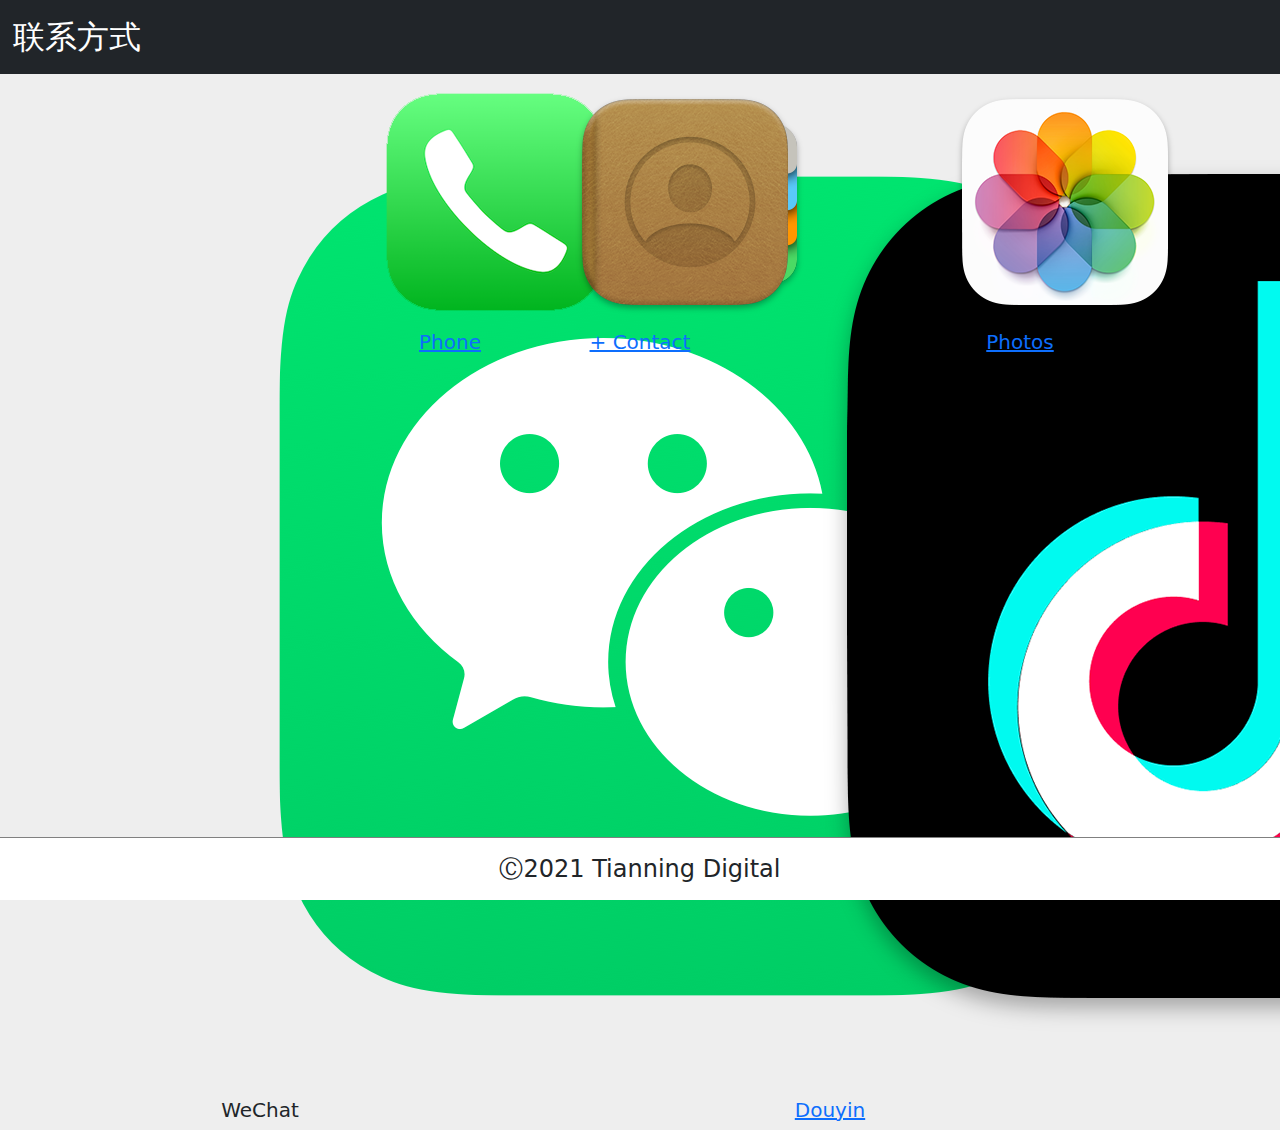
<file: index.html>
<!DOCTYPE html>
<html>

<head>
  <meta http-equiv="Content-Type" content="text/html; charset=UTF-8" />
  <meta http-equiv="X-UA-Compatible" content="IE=edge,chrome=1">
  <meta http-equiv="Content-Type" content="text/html; charset=utf-8">
  <title>天宁的主页</title>

  <link href="https://cdn.jsdelivr.net/npm/bootstrap@5.3.3/dist/css/bootstrap.min.css" rel="stylesheet"
    integrity="sha384-QWTKZyjpPEjISv5WaRU9OFeRpok6YctnYmDr5pNlyT2bRjXh0JMhjY6hW+ALEwIH" crossorigin="anonymous">
  <link href="css/common.css" rel="stylesheet">
</head>

<body>
  <!-- navbar -->
  <nav class="navbar sticky-top navbar-dark bg-dark">
    <div class="navbar-brand" id="navbar-brand">
      联系方式
    </div>
    <div class="text-muted justify-content-end">by Tianning Luo</div>
  </nav>

  <div id="spacer"></div>

  <div class="container text-center">
    <div class="row justify-content-center">
      <!-- 微信 -->
      <div class="iconGroup col-xl-2 col-lg-3 col-md-4 col-sm-5">
        <img class="icon" src="icons/wechat.png" data-bs-toggle="modal" data-bs-target="#wechat"><br>
        <h5 class="iconText">WeChat</a>
      </div>
      <div class="modal fade" id="wechat" tabindex="-1" aria-labelledby="exampleModalLabel" aria-hidden="true">
        <div class="modal-dialog modal-xl modal-dialog-centered">
          <div class="modal-content">
            <div class="modal-header">
              <h5 class="modal-title">保存并在微信中扫一扫</h5>
              <button type="button" class="btn-close" data-bs-dismiss="modal" aria-label="Close"></button>
            </div>
            <div class="modal-body">
              <img src="img/wechat.JPG">
            </div>
          </div>
        </div>
      </div>

      <!-- 电话 -->
      <a class="iconGroup col-xl-2 col-lg-3 col-md-4 col-sm-5" href="tel:+8615524705303">
        <img class="icon" src="icons/phone.png"><br>
        <h5 class="iconText">Phone</h5>
      </a>

      <!-- 联系人 -->
      <a class="iconGroup col-xl-2 col-lg-3 col-md-4 col-sm-5" href="files/电话.vcf">
        <img class="icon" src="icons/contacts.png"><br>
        <h5 class="iconText">+ Contact</h5>
      </a>

      <!-- 抖音 -->
      <a class="iconGroup col-xl-2 col-lg-3 col-md-4 col-sm-5" href="https://v.douyin.com/eYJgswK/">
        <img class="icon" src="icons/douyin.png"><br>
        <h5 class="iconText">Douyin</h5>
      </a>

      <!-- 摄影作品 -->
      <a class="iconGroup col-xl-2 col-lg-3 col-md-4 col-sm-5" href="gallery.html">
        <img class="icon" src="icons/photos.png"><br>
        <h5 class="iconText">Photos</h5>
      </a>
    </div>
  </div>

  <div id="spacer"></div>

  <!-- 尾注 -->
  <div id="footer">
    Ⓒ2021 Tianning Digital
  </div>

  <script src="https://cdn.jsdelivr.net/npm/bootstrap@5.3.3/dist/js/bootstrap.bundle.min.js"
    integrity="sha384-YvpcrYf0tY3lHB60NNkmXc5s9fDVZLESaAA55NDzOxhy9GkcIdslK1eN7N6jIeHz"
    crossorigin="anonymous"></script>
</body>

</html>
</file>
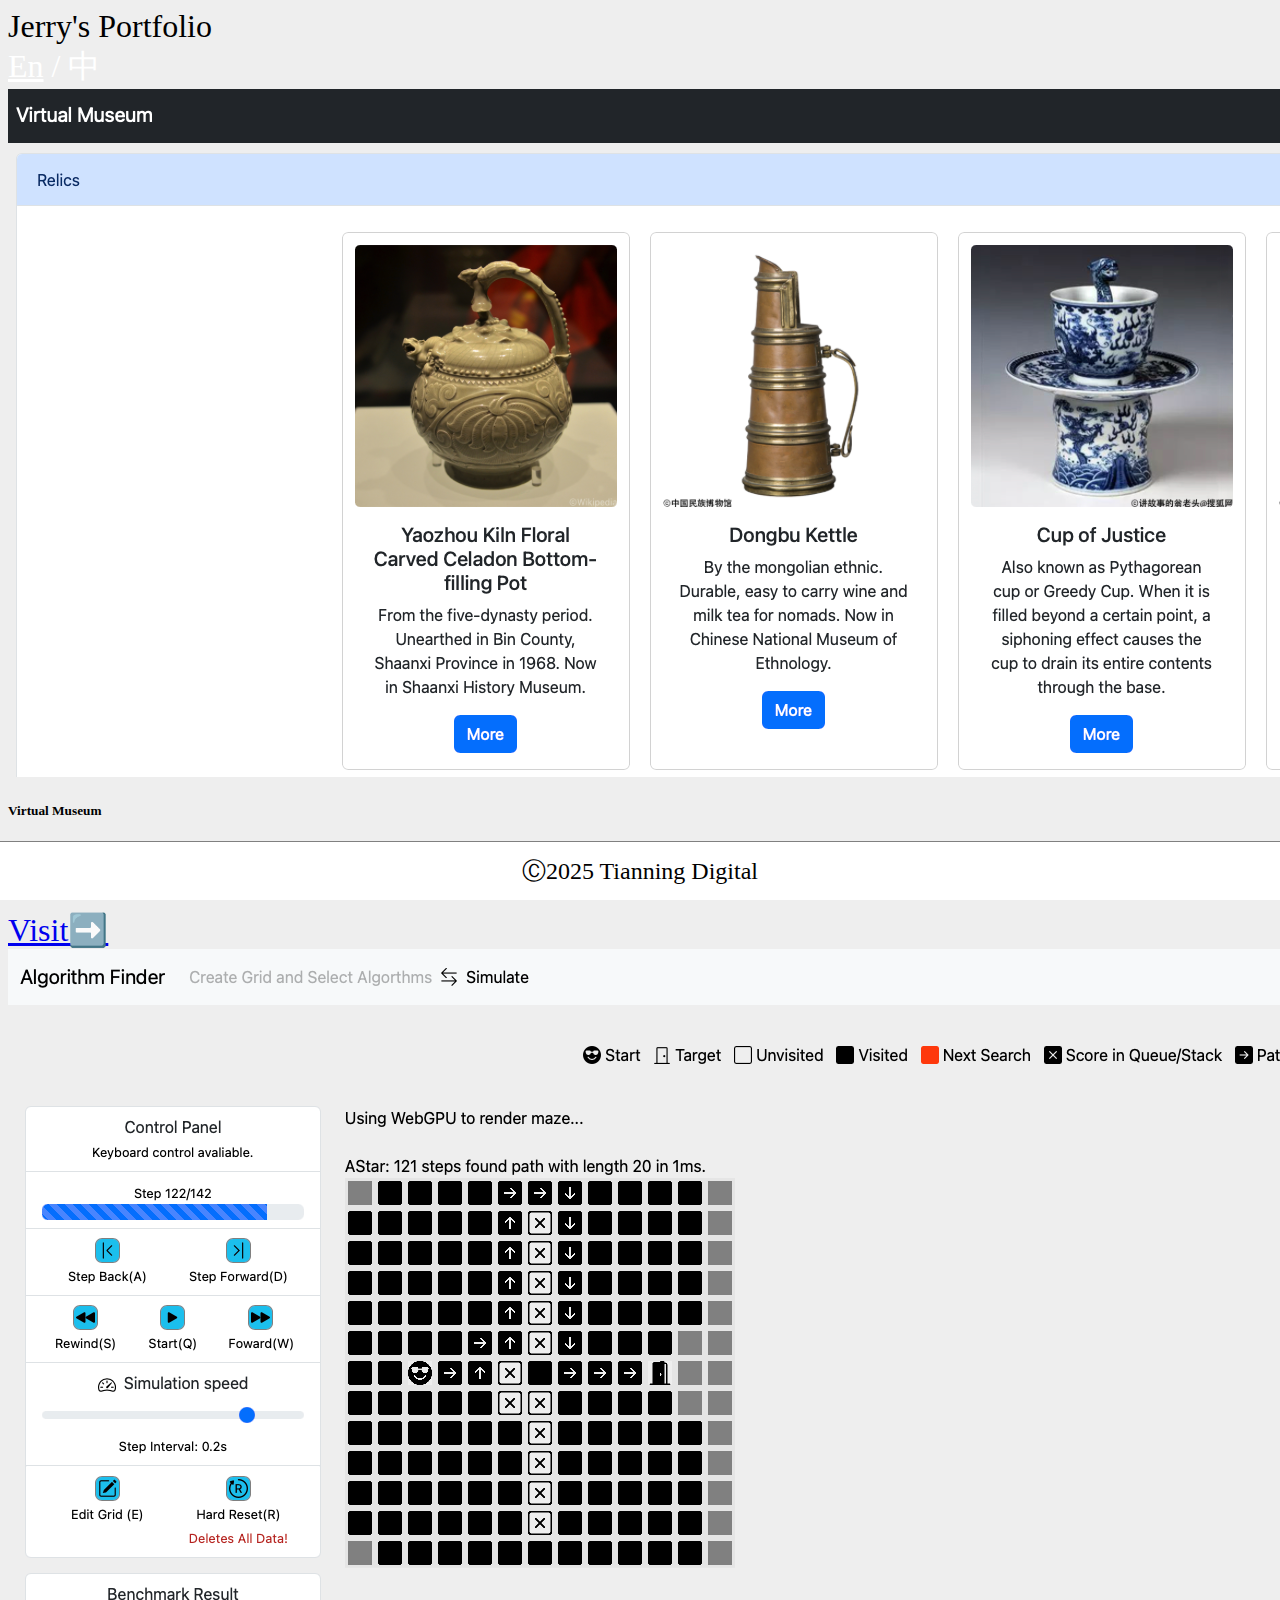
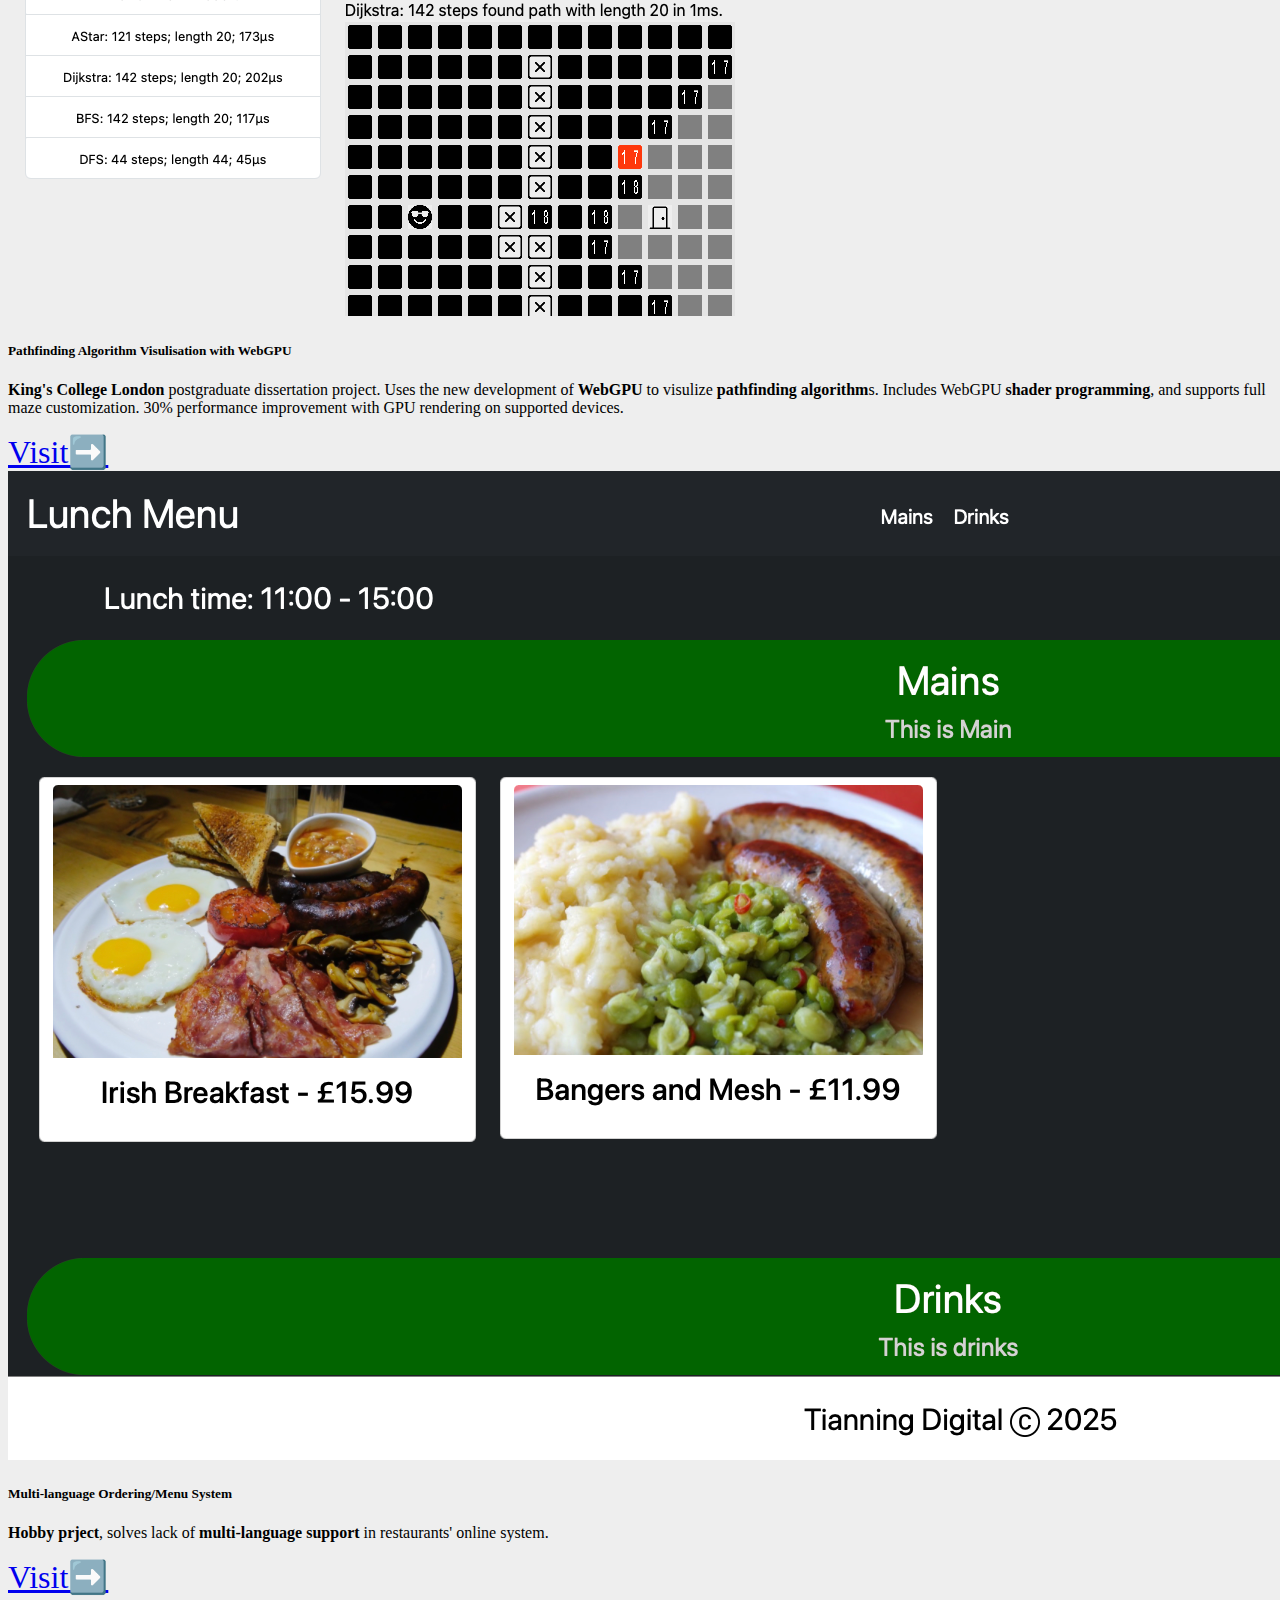
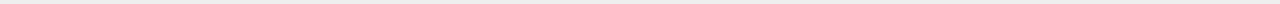
<file: portfolio.html>
<!DOCTYPE html>
<html>

<head>
    <meta http-equiv="Content-Type" content="text/html; charset=UTF-8" />
    <meta http-equiv="X-UA-Compatible" content="IE=edge,chrome=1">
    <meta http-equiv="Content-Type" content="text/html; charset=utf-8">
    <title>Portfolio</title>

    <link href="https://cdn.jsdelivr.net/npm/bootstrap@5.3.8/dist/css/bootstrap.min.css" rel="stylesheet"
        integrity="sha384-sRIl4kxILFvY47J16cr9ZwB07vP4J8+LH7qKQnuqkuIAvNWLzeN8tE5YBujZqJLB" crossorigin="anonymous">
    <link href="./css/common.css" rel="stylesheet">
</head>

<body onload="init('portfolio')">
    <!-- navbar -->
    <nav class="navbar sticky-top navbar-dark bg-dark">
        <div class="navbar-brand" id="brand">
            Portfolio
        </div>
        <div class="justify-content-end" onclick="changeLanguage('portfolio')" id="languageSelector"
            style="color: white;"><a id="en">En</a> / <a id="zh-Hans">中</a></div>
    </nav>

    <div class="container text-center">
        <div id="collection" class="row justify-content-center row-cols-1 row-cols-lg-2 row-cols-xl-2 g-2 w-100">

            <div class="col">
                <div class="card">
                    <img src="./img/virtualMuseum.png" class="card-img-top" alt="...">
                    <div class="card-body">
                        <h5 class="card-title" id="virtualMuseum">Virtual Museum</h5>
                        <p class="card-text" id="virtualMuseumDescription">Virtual Museum, but this description might be very very long...</p>
                        <a href="https://luotn.github.io/virtualMuseum/index.html" target="_blank" class="btn btn-primary visit">Visit</a>
                    </div>
                </div>
            </div>

            <div class="col">
                <div class="card">
                    <img src="./img/virtualMuseum.png" class="card-img-top" alt="...">
                    <div class="card-body">
                        <h5 class="card-title" id="virtualMuseum">Virtual Museum</h5>
                        <p class="card-text" id="virtualMuseumDescription">Virtual Museum, but this description might be very very long...</p>
                        <a href="https://luotn.github.io/virtualMuseum/index.html" target="_blank" class="btn btn-primary visit">Visit</a>
                    </div>
                </div>
            </div>
        </div>
    </div>

    <!-- 尾注 -->
    <div id="footer">
        Ⓒ2025 Tianning Digital
    </div>

    <script src="https://cdn.jsdelivr.net/npm/bootstrap@5.3.8/dist/js/bootstrap.bundle.min.js"
        integrity="sha384-FKyoEForCGlyvwx9Hj09JcYn3nv7wiPVlz7YYwJrWVcXK/BmnVDxM+D2scQbITxI"
        crossorigin="anonymous"></script>
    <script src="./src/js/main.js" crossorigin="anonymous"></script>
</body>

</html>
</file>
<file: css/common.css>
@media (prefers-color-scheme: dark) {
    body{
        background-color: rgb(30, 33, 36);
    }

    #hint{
        color: white;
    }
}

@media (prefers-color-scheme: light) {
    body{
        background-color: rgb(238, 238, 238);
    }
}

#navbar-brand{
    margin-left: 1%;
}

.carousel-inner
{
    height: 30%;
}

.navbar
{
    font-size: 200%;
}

.navbar-brand
{
    font-size: 100%;
}

#imhere
{
    height: 5vw;
}

#item-logo
{
    margin-right: 5vw;
    margin-bottom: 5vw;
    width: 18.3vw;
}

.modal
{
    width: 100vw;
}

.modal-title
{
    font-size: 200%;
}

.btn
{
    font-size: 200%;
}

#footer
{
    font-size: 150%;
    position: fixed;
    left: 0;
    padding-top: 1vw;
    padding-bottom: 1vw;
    bottom: 0px;
    width: 100%;
    text-align: center;
    border-top: 1px solid gray;
    background-color: white;
}

#hint{
    font-size: 200%;
    text-align: center;
    padding-top: 2vw;
}
</file>
